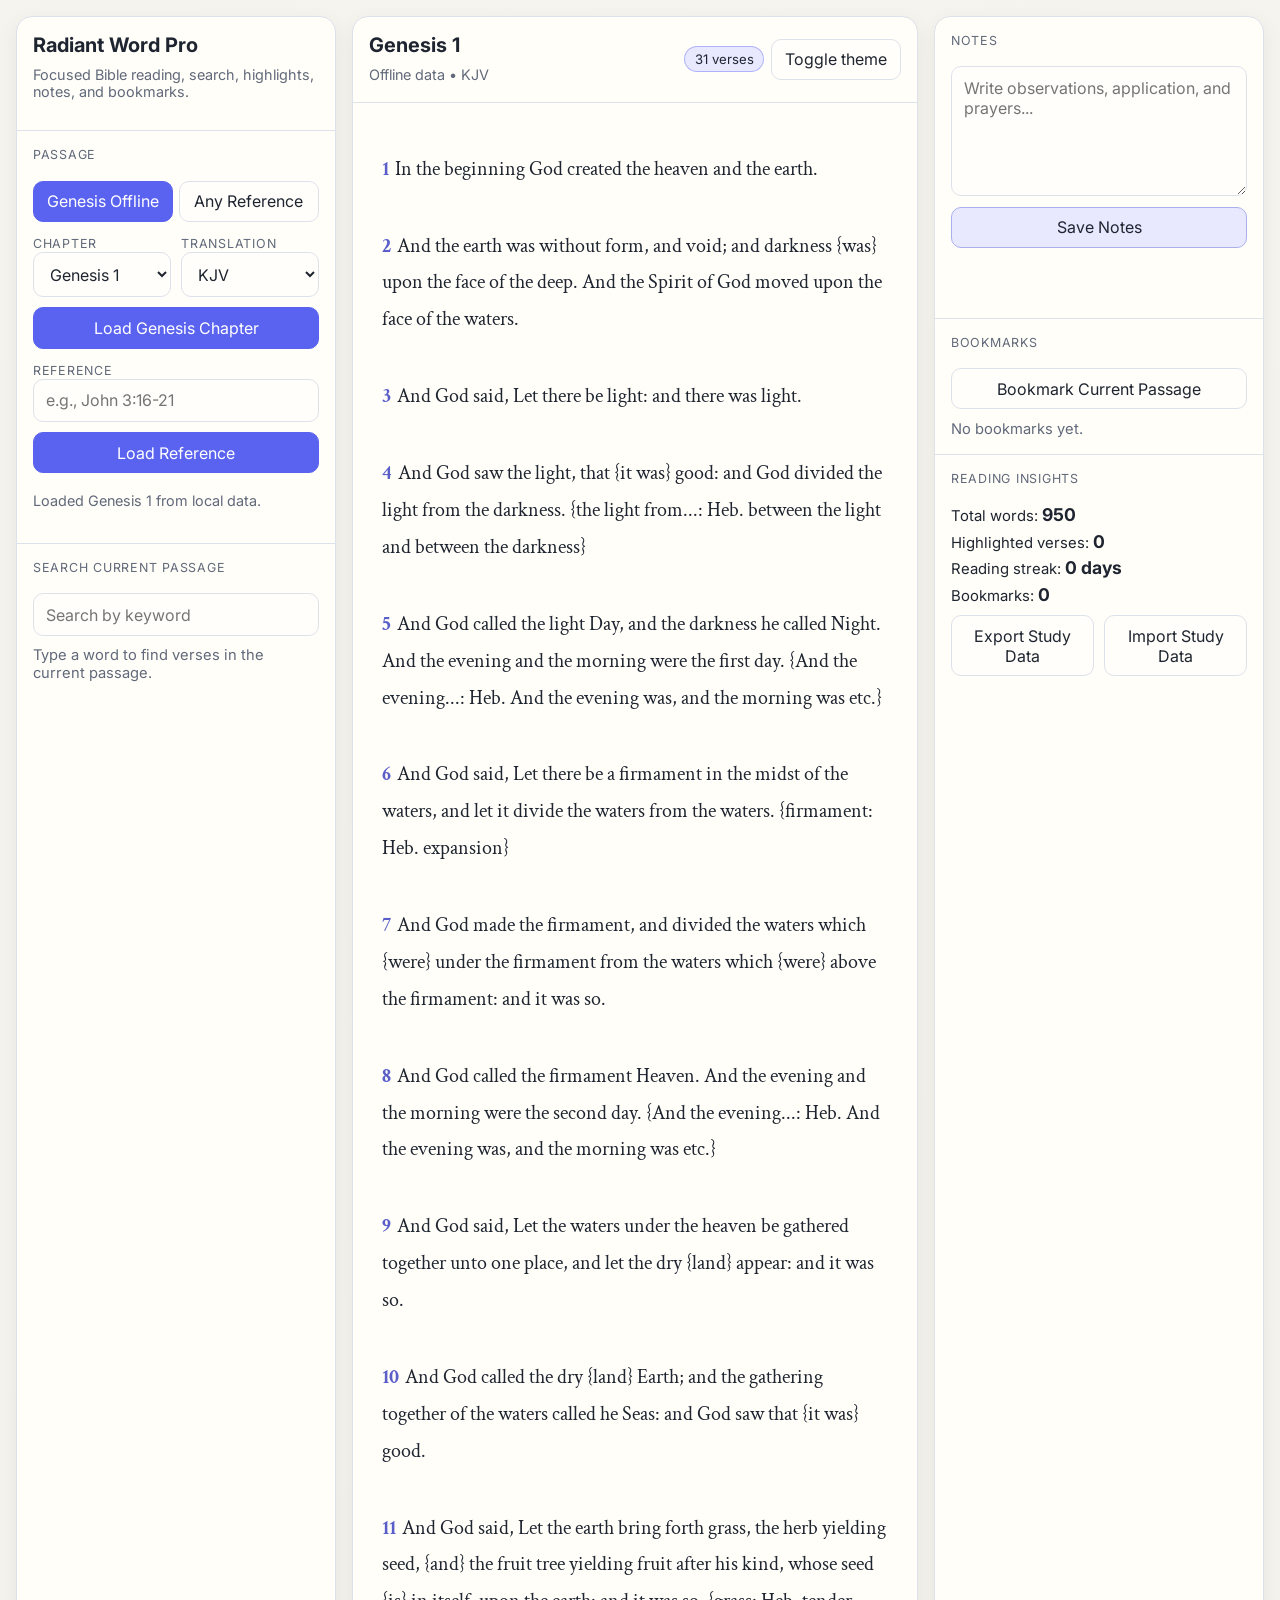
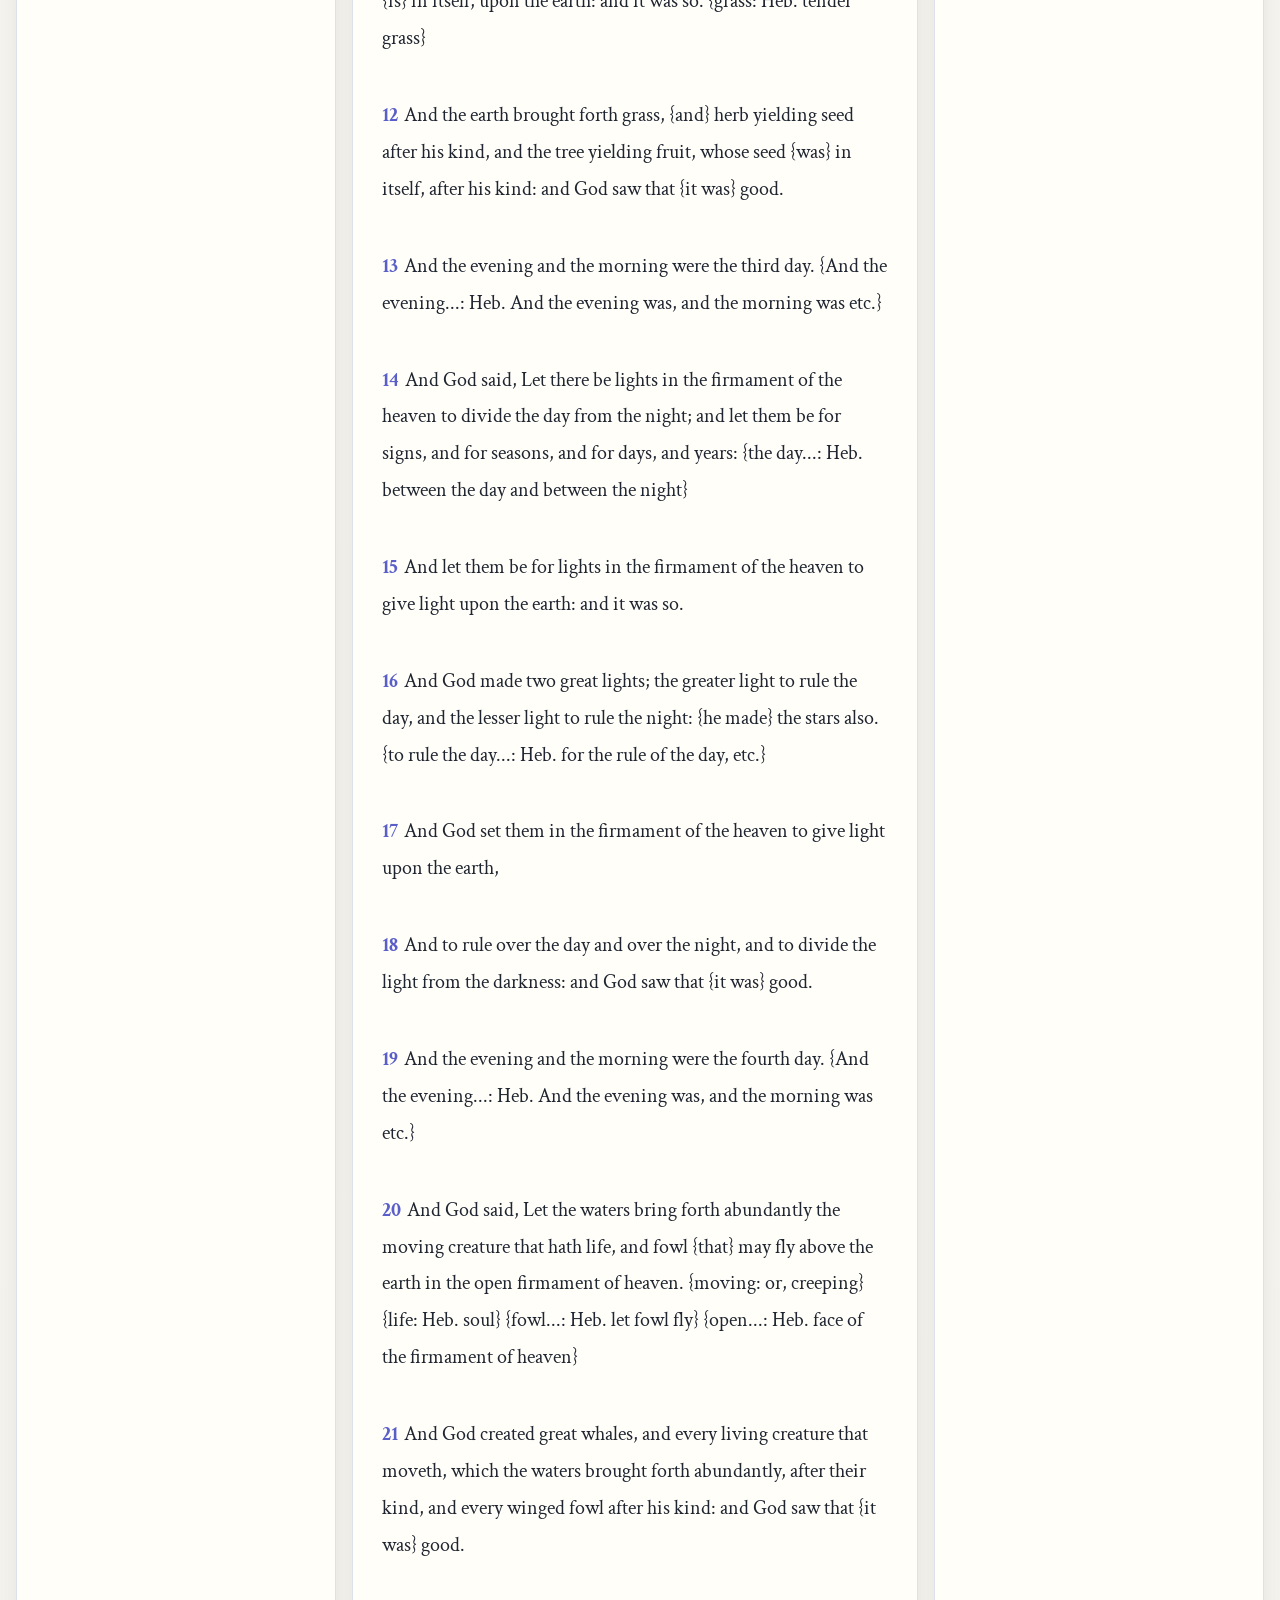
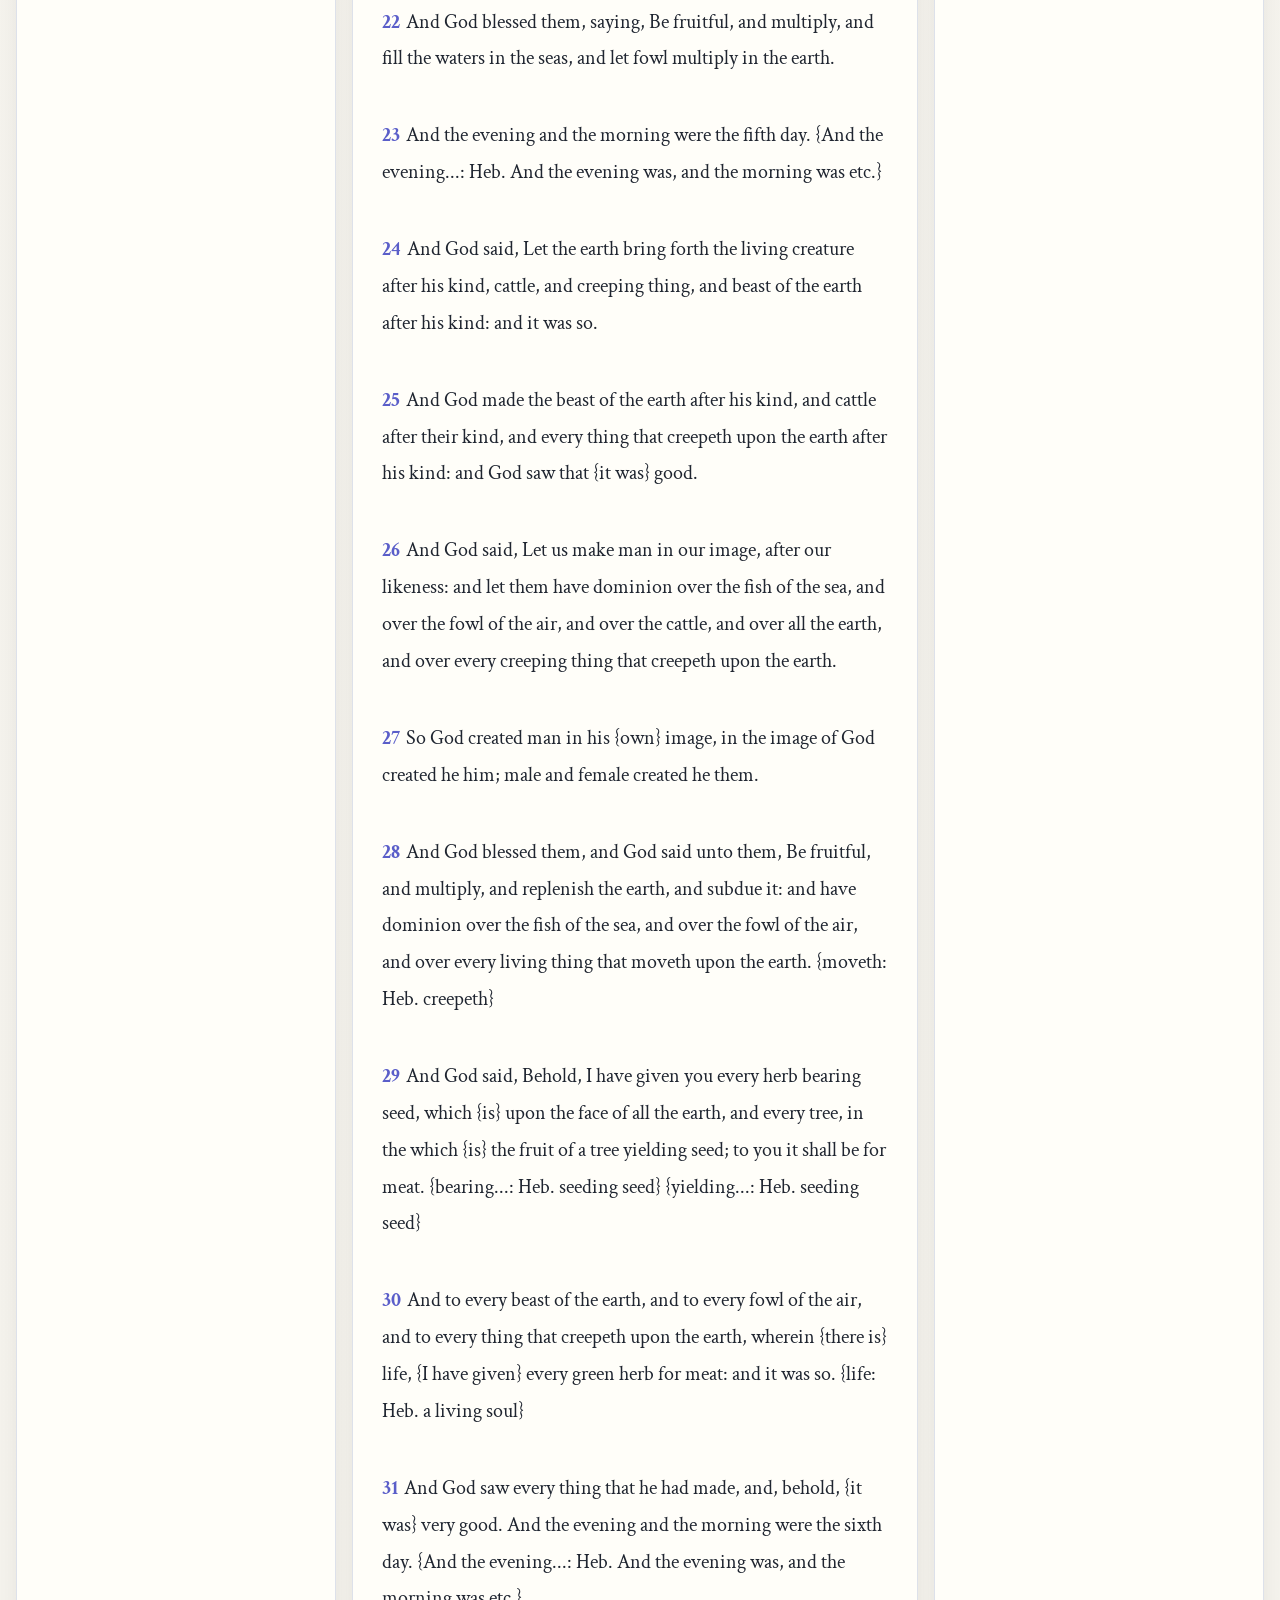
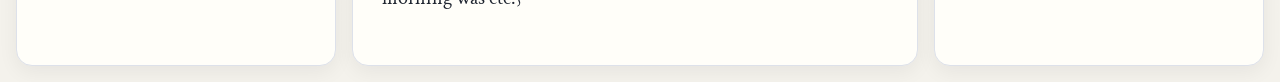
<file: index.html>
<!DOCTYPE html>
<html lang="en">
  <head>
    <meta charset="UTF-8" />
    <meta name="viewport" content="width=device-width, initial-scale=1.0" />
    <title>Radiant Word Pro</title>
    <link rel="preconnect" href="https://fonts.googleapis.com" />
    <link rel="preconnect" href="https://fonts.gstatic.com" crossorigin />
    <link
      href="https://fonts.googleapis.com/css2?family=Crimson+Text:wght@400;600;700&family=Inter:wght@400;500;600;700&display=swap"
      rel="stylesheet"
    />
    <style>
      :root {
        --bg: #f4f2ec;
        --surface: #fffef9;
        --ink: #1f2530;
        --muted: #61697a;
        --accent: #5a63f0;
        --accent-soft: #e8e9ff;
        --line: #dde1ea;
        --success: #277950;
        --warn: #b57922;
        --danger: #ad2f4f;
      }
      :root[data-theme='dark'] {
        --bg: #12151f;
        --surface: #1a1f2e;
        --ink: #f3f5fb;
        --muted: #b4bdd4;
        --accent: #96a4ff;
        --accent-soft: #2b3250;
        --line: #334063;
        --success: #5ad294;
        --warn: #f1bf72;
        --danger: #ff8ca5;
      }
      * { box-sizing: border-box; }
      body {
        margin: 0;
        min-height: 100vh;
        font-family: Inter, system-ui, -apple-system, Segoe UI, Roboto, Arial, sans-serif;
        color: var(--ink);
        background: radial-gradient(circle at top, color-mix(in srgb, var(--bg) 88%, #ffffff 12%), var(--bg));
      }
      .shell {
        display: grid;
        grid-template-columns: minmax(260px, 320px) minmax(0, 1fr) minmax(250px, 330px);
        min-height: 100vh;
        gap: 1rem;
        padding: 1rem;
      }
      .panel {
        background: var(--surface);
        border: 1px solid var(--line);
        border-radius: 16px;
        box-shadow: 0 6px 20px rgba(13, 21, 40, 0.06);
        overflow: hidden;
      }
      .left, .right { display: grid; align-content: start; }
      .section { padding: 1rem; border-bottom: 1px solid var(--line); }
      .section:last-child { border-bottom: 0; }
      .label {
        margin: 0 0 0.5rem;
        font-size: 0.78rem;
        text-transform: uppercase;
        letter-spacing: 0.06em;
        color: var(--muted);
      }
      h1 { margin: 0; font-size: 1.25rem; }
      .stack { display: grid; gap: 0.65rem; }
      .row { display: grid; grid-template-columns: 1fr 1fr; gap: 0.65rem; }
      input, select, button, textarea {
        font: inherit;
        color: inherit;
      }
      input, select, textarea {
        width: 100%;
        border: 1px solid var(--line);
        border-radius: 10px;
        background: color-mix(in srgb, var(--surface) 90%, #ffffff 10%);
        padding: 0.65rem 0.75rem;
      }
      textarea { min-height: 130px; resize: vertical; }
      .btn {
        border: 1px solid var(--line);
        background: color-mix(in srgb, var(--surface) 88%, #ffffff 12%);
        border-radius: 10px;
        padding: 0.6rem 0.8rem;
        cursor: pointer;
        transition: 160ms ease;
      }
      .btn:hover { border-color: var(--accent); }
      .btn.primary { background: var(--accent); color: #fff; border-color: var(--accent); }
      .btn.soft { background: var(--accent-soft); border-color: color-mix(in srgb, var(--accent) 40%, var(--line)); }
      .btn.full { width: 100%; }
      .tabs { display: flex; gap: 0.35rem; }
      .tab { flex: 1; }
      .tab.active { background: var(--accent); color: #fff; border-color: var(--accent); }
      .status { margin-top: 0.55rem; color: var(--muted); font-size: 0.9rem; min-height: 1.25rem; }
      .main { display: grid; grid-template-rows: auto 1fr; }
      .topbar {
        display: flex;
        justify-content: space-between;
        align-items: center;
        gap: 0.65rem;
        padding: 1rem;
        border-bottom: 1px solid var(--line);
      }
      .topbar h2 { margin: 0; font-size: 1.25rem; }
      .chip {
        background: var(--accent-soft);
        color: var(--ink);
        padding: 0.25rem 0.6rem;
        border-radius: 999px;
        font-size: 0.82rem;
        border: 1px solid color-mix(in srgb, var(--accent) 40%, transparent);
      }
      .passage {
        padding: 1.1rem;
        overflow: auto;
      }
      .verse {
        font-family: 'Crimson Text', Georgia, serif;
        font-size: clamp(1.08rem, 1.7vw, 1.28rem);
        line-height: 1.8;
        padding: 0.55rem 0.65rem;
        border-radius: 10px;
        border: 1px solid transparent;
        cursor: pointer;
      }
      .verse:hover { border-color: var(--line); background: color-mix(in srgb, var(--surface) 90%, #ffffff 10%); }
      .verse.highlight { background: color-mix(in srgb, var(--accent-soft) 78%, #fff 22%); border-color: color-mix(in srgb, var(--accent) 45%, var(--line)); }
      .verse-num { color: color-mix(in srgb, var(--accent) 80%, #5b4a2b 20%); margin-right: 0.4rem; font-weight: 700; }
      .list { display: grid; gap: 0.5rem; max-height: 200px; overflow: auto; }
      .card {
        border: 1px solid var(--line);
        border-radius: 10px;
        padding: 0.55rem 0.65rem;
        display: grid;
        gap: 0.2rem;
        background: color-mix(in srgb, var(--surface) 92%, #ffffff 8%);
      }
      .card .tiny { color: var(--muted); font-size: 0.82rem; }
      .link-btn {
        border: 0;
        background: transparent;
        color: var(--accent);
        cursor: pointer;
        padding: 0;
        text-align: left;
      }
      .kpi { display: grid; gap: 0.35rem; font-size: 0.93rem; }
      .kpi strong { font-size: 1.1rem; }
      .results-empty { color: var(--muted); font-size: 0.92rem; }

      @media (max-width: 1060px) {
        .shell { grid-template-columns: 1fr; }
        .panel { max-height: none; }
        .left, .right { order: 2; }
      }
    </style>
  </head>
  <body>
    <div class="shell">
      <aside class="panel left" aria-label="Study controls">
        <section class="section">
          <h1>Radiant Word Pro</h1>
          <p class="status">Focused Bible reading, search, highlights, notes, and bookmarks.</p>
        </section>
        <section class="section stack">
          <p class="label">Passage</p>
          <div class="tabs" role="tablist" aria-label="Load source">
            <button class="btn tab active" id="local-tab" type="button" role="tab" aria-selected="true">Genesis Offline</button>
            <button class="btn tab" id="remote-tab" type="button" role="tab" aria-selected="false">Any Reference</button>
          </div>
          <div id="local-controls" class="stack">
            <div class="row">
              <div>
                <label class="label" for="chapter-select">Chapter</label>
                <select id="chapter-select"></select>
              </div>
              <div>
                <label class="label" for="translation-select">Translation</label>
                <select id="translation-select">
                  <option value="kjv">KJV</option>
                  <option value="web">WEB</option>
                </select>
              </div>
            </div>
            <button class="btn primary full" id="load-local" type="button">Load Genesis Chapter</button>
          </div>
          <div id="remote-controls" class="stack" hidden>
            <div>
              <label class="label" for="reference-input">Reference</label>
              <input id="reference-input" placeholder="e.g., John 3:16-21" autocomplete="off" />
            </div>
            <button class="btn primary full" id="load-reference" type="button">Load Reference</button>
          </div>
          <p id="load-status" class="status" aria-live="polite"></p>
        </section>
        <section class="section stack">
          <p class="label">Search Current Passage</p>
          <input id="search-input" placeholder="Search by keyword" autocomplete="off" />
          <div id="search-results" class="list"></div>
        </section>
      </aside>

      <main class="panel main" aria-label="Bible reading area">
        <header class="topbar">
          <div>
            <h2 id="passage-title">Genesis 1</h2>
            <div class="status" id="passage-meta">Ready</div>
          </div>
          <div style="display:flex; gap:0.45rem; align-items:center;">
            <span class="chip" id="verse-count-chip">0 verses</span>
            <button class="btn" id="theme-toggle" type="button">Toggle theme</button>
          </div>
        </header>
        <section id="passage" class="passage"></section>
      </main>

      <aside class="panel right" aria-label="Study tools">
        <section class="section stack">
          <p class="label">Notes</p>
          <textarea id="notes" placeholder="Write observations, application, and prayers..."></textarea>
          <button class="btn soft" id="save-notes" type="button">Save Notes</button>
          <p id="notes-status" class="status"></p>
        </section>
        <section class="section stack">
          <p class="label">Bookmarks</p>
          <button class="btn" id="bookmark-current" type="button">Bookmark Current Passage</button>
          <div id="bookmarks" class="list"></div>
        </section>
        <section class="section stack">
          <p class="label">Reading insights</p>
          <div class="kpi" id="insights"></div>
          <div class="row">
            <button class="btn" id="export-data" type="button">Export Study Data</button>
            <button class="btn" id="import-data" type="button">Import Study Data</button>
          </div>
          <input id="import-file" type="file" accept="application/json" hidden />
        </section>
      </aside>
    </div>

    <script src="./genesis-data.js"></script>
    <script>
      (() => {
        if (typeof SCRIPTURE_DATA === "undefined" || !Array.isArray(SCRIPTURE_DATA.chapters)) {
          document.body.innerHTML = '<main style="padding:2rem;font-family:Inter,sans-serif;">Unable to load required scripture data.</main>';
          return;
        }

        const state = {
          source: 'local',
          translation: 'kjv',
          currentRef: 'Genesis 1',
          verses: [],
          highlights: loadJSON('rwp-highlights', {}),
          notes: loadJSON('rwp-notes', {}),
          bookmarks: loadJSON('rwp-bookmarks', []),
          streak: loadJSON('rwp-streak', { days: 0, lastRead: null }),
          activeChapter: 1,
        };

        const ui = {
          localTab: byId('local-tab'),
          remoteTab: byId('remote-tab'),
          localControls: byId('local-controls'),
          remoteControls: byId('remote-controls'),
          chapterSelect: byId('chapter-select'),
          translationSelect: byId('translation-select'),
          loadLocal: byId('load-local'),
          referenceInput: byId('reference-input'),
          loadReference: byId('load-reference'),
          loadStatus: byId('load-status'),
          passageTitle: byId('passage-title'),
          passageMeta: byId('passage-meta'),
          passage: byId('passage'),
          verseCountChip: byId('verse-count-chip'),
          searchInput: byId('search-input'),
          searchResults: byId('search-results'),
          notes: byId('notes'),
          saveNotes: byId('save-notes'),
          notesStatus: byId('notes-status'),
          bookmarkCurrent: byId('bookmark-current'),
          bookmarks: byId('bookmarks'),
          insights: byId('insights'),
          themeToggle: byId('theme-toggle'),
          exportData: byId('export-data'),
          importData: byId('import-data'),
          importFile: byId('import-file'),
        };

        const genesisChapters = SCRIPTURE_DATA.chapters;
        for (const chapter of genesisChapters) {
          const option = document.createElement('option');
          option.value = chapter.chapter;
          option.textContent = `Genesis ${chapter.chapter}`;
          ui.chapterSelect.append(option);
        }

        function byId(id) { return document.getElementById(id); }
        function loadJSON(key, fallback) {
          try {
            const raw = localStorage.getItem(key);
            return raw ? JSON.parse(raw) : fallback;
          } catch {
            return fallback;
          }
        }
        function persist() {
          localStorage.setItem('rwp-highlights', JSON.stringify(state.highlights));
          localStorage.setItem('rwp-notes', JSON.stringify(state.notes));
          localStorage.setItem('rwp-bookmarks', JSON.stringify(state.bookmarks));
          localStorage.setItem('rwp-streak', JSON.stringify(state.streak));
        }

        function markReadDay() {
          const today = new Date().toISOString().slice(0, 10);
          if (state.streak.lastRead === today) return;
          if (!state.streak.lastRead) {
            state.streak.days = 1;
          } else {
            const prev = new Date(state.streak.lastRead + 'T00:00:00Z');
            const now = new Date(today + 'T00:00:00Z');
            const diff = Math.round((now - prev) / 86400000);
            state.streak.days = diff === 1 ? state.streak.days + 1 : 1;
          }
          state.streak.lastRead = today;
          persist();
        }

        function setSource(source) {
          state.source = source;
          const local = source === 'local';
          ui.localControls.hidden = !local;
          ui.remoteControls.hidden = local;
          ui.localTab.classList.toggle('active', local);
          ui.remoteTab.classList.toggle('active', !local);
          ui.localTab.setAttribute('aria-selected', String(local));
          ui.remoteTab.setAttribute('aria-selected', String(!local));
          ui.loadStatus.textContent = local ? 'Offline Genesis mode is active.' : 'Use references like Psalm 23 or Romans 8:1-4.';
        }

        function renderPassage() {
          const ref = state.currentRef;
          const highlighted = state.highlights[ref] || [];
          ui.passage.innerHTML = '';
          for (const verse of state.verses) {
            const p = document.createElement('p');
            p.className = 'verse';
            if (highlighted.includes(verse.verse)) p.classList.add('highlight');
            p.dataset.verse = verse.verse;

            const num = document.createElement('span');
            num.className = 'verse-num';
            num.textContent = verse.verse;
            p.append(num, document.createTextNode(verse.text));
            ui.passage.append(p);
          }
          ui.verseCountChip.textContent = `${state.verses.length} verses`;
          ui.notes.value = state.notes[ref] || '';
          renderSearch(ui.searchInput.value.trim());
          renderInsights();
          markReadDay();
        }

        function renderSearch(query) {
          ui.searchResults.innerHTML = '';
          if (!query) {
            const empty = document.createElement('div');
            empty.className = 'results-empty';
            empty.textContent = 'Type a word to find verses in the current passage.';
            ui.searchResults.append(empty);
            return;
          }
          const needle = query.toLowerCase();
          const matches = state.verses.filter(v => v.text.toLowerCase().includes(needle));
          if (!matches.length) {
            const empty = document.createElement('div');
            empty.className = 'results-empty';
            empty.textContent = 'No matching verses found.';
            ui.searchResults.append(empty);
            return;
          }
          for (const m of matches) {
            const card = document.createElement('div');
            card.className = 'card';
            const jump = document.createElement('button');
            jump.type = 'button';
            jump.className = 'link-btn';
            jump.textContent = `${state.currentRef} v${m.verse}`;
            jump.addEventListener('click', () => {
              const el = ui.passage.querySelector(`[data-verse="${m.verse}"]`);
              if (el) el.scrollIntoView({ behavior: 'smooth', block: 'center' });
            });
            const snippet = document.createElement('div');
            snippet.className = 'tiny';
            snippet.textContent = m.text;
            card.append(jump, snippet);
            ui.searchResults.append(card);
          }
        }

        function renderBookmarks() {
          ui.bookmarks.innerHTML = '';
          if (!state.bookmarks.length) {
            const p = document.createElement('div');
            p.className = 'results-empty';
            p.textContent = 'No bookmarks yet.';
            ui.bookmarks.append(p);
            return;
          }
          state.bookmarks.forEach((bookmark, index) => {
            const card = document.createElement('div');
            card.className = 'card';
            const open = document.createElement('button');
            open.type = 'button';
            open.className = 'link-btn';
            open.textContent = bookmark.ref;
            open.addEventListener('click', () => loadReference(bookmark.ref, bookmark.translation));
            const tiny = document.createElement('div');
            tiny.className = 'tiny';
            tiny.textContent = `Saved ${new Date(bookmark.savedAt).toLocaleString()}`;
            const remove = document.createElement('button');
            remove.type = 'button';
            remove.className = 'btn';
            remove.textContent = 'Remove';
            remove.addEventListener('click', () => {
              state.bookmarks.splice(index, 1);
              persist();
              renderBookmarks();
            });
            card.append(open, tiny, remove);
            ui.bookmarks.append(card);
          });
        }

        function renderInsights() {
          const words = state.verses.reduce((sum, v) => sum + v.text.split(/\s+/).filter(Boolean).length, 0);
          const highlighted = (state.highlights[state.currentRef] || []).length;
          ui.insights.innerHTML = `
            <div>Total words: <strong>${words.toLocaleString()}</strong></div>
            <div>Highlighted verses: <strong>${highlighted}</strong></div>
            <div>Reading streak: <strong>${state.streak.days} day${state.streak.days === 1 ? '' : 's'}</strong></div>
            <div>Bookmarks: <strong>${state.bookmarks.length}</strong></div>
          `;
        }

        async function loadGenesisChapter(chapterNumber) {
          const chapter = genesisChapters.find(c => c.chapter === Number(chapterNumber));
          if (!chapter) {
            ui.loadStatus.textContent = 'Chapter could not be found.';
            return;
          }
          state.currentRef = `Genesis ${chapter.chapter}`;
          state.verses = chapter.verses;
          ui.passageTitle.textContent = state.currentRef;
          ui.passageMeta.textContent = `Offline data • ${state.translation.toUpperCase()}`;
          ui.loadStatus.textContent = `Loaded ${state.currentRef} from local data.`;
          renderPassage();
          persist();
        }

        async function loadReference(reference, translation = state.translation) {
          const ref = reference.trim();
          if (!ref) {
            ui.loadStatus.textContent = 'Enter a valid reference first.';
            return;
          }
          ui.loadStatus.textContent = 'Loading passage…';
          try {
            const url = `/api/passage?reference=${encodeURIComponent(ref)}&translation=${encodeURIComponent(translation)}`;
            const res = await fetch(url);
            if (!res.ok) throw new Error(`HTTP ${res.status}`);
            const data = await res.json();
            if (!data.verses || !Array.isArray(data.verses) || !data.verses.length) {
              throw new Error('No verse data received');
            }
            state.currentRef = data.reference || ref;
            state.translation = translation;
            state.verses = data.verses.map(v => ({ verse: Number(v.verse), text: v.text.trim() }));
            ui.passageTitle.textContent = state.currentRef;
            ui.passageMeta.textContent = `API source • ${translation.toUpperCase()}`;
            ui.loadStatus.textContent = `Loaded ${state.currentRef}.`;
            renderPassage();
            persist();
          } catch (error) {
            ui.loadStatus.textContent = `Unable to load reference. ${error.message}`;
          }
        }

        ui.localTab.addEventListener('click', () => setSource('local'));
        ui.remoteTab.addEventListener('click', () => setSource('remote'));

        ui.loadLocal.addEventListener('click', () => {
          state.translation = ui.translationSelect.value;
          state.activeChapter = Number(ui.chapterSelect.value || 1);
          loadGenesisChapter(state.activeChapter);
        });

        ui.loadReference.addEventListener('click', () => {
          state.translation = ui.translationSelect.value;
          loadReference(ui.referenceInput.value, state.translation);
        });

        ui.searchInput.addEventListener('input', (e) => renderSearch(e.target.value.trim()));

        ui.passage.addEventListener('click', (event) => {
          const verse = event.target.closest('.verse');
          if (!verse) return;
          const verseNum = Number(verse.dataset.verse);
          const key = state.currentRef;
          state.highlights[key] = state.highlights[key] || [];
          const idx = state.highlights[key].indexOf(verseNum);
          if (idx >= 0) {
            state.highlights[key].splice(idx, 1);
            verse.classList.remove('highlight');
          } else {
            state.highlights[key].push(verseNum);
            verse.classList.add('highlight');
          }
          persist();
          renderInsights();
        });

        ui.saveNotes.addEventListener('click', () => {
          state.notes[state.currentRef] = ui.notes.value.trim();
          persist();
          ui.notesStatus.textContent = `Saved notes for ${state.currentRef} at ${new Date().toLocaleTimeString()}.`;
        });

        ui.bookmarkCurrent.addEventListener('click', () => {
          const exists = state.bookmarks.some(b => b.ref === state.currentRef && b.translation === state.translation);
          if (exists) {
            ui.loadStatus.textContent = 'That passage is already bookmarked.';
            return;
          }
          state.bookmarks.unshift({
            ref: state.currentRef,
            translation: state.translation,
            savedAt: Date.now(),
          });
          if (state.bookmarks.length > 50) state.bookmarks.length = 50;
          persist();
          renderBookmarks();
          renderInsights();
          ui.loadStatus.textContent = `Bookmarked ${state.currentRef}.`;
        });

        ui.themeToggle.addEventListener('click', () => {
          const root = document.documentElement;
          const next = root.dataset.theme === 'dark' ? 'light' : 'dark';
          if (next === 'light') {
            delete root.dataset.theme;
          } else {
            root.dataset.theme = 'dark';
          }
          localStorage.setItem('rwp-theme', next);
        });

        ui.exportData.addEventListener('click', () => {
          const payload = {
            exportedAt: new Date().toISOString(),
            highlights: state.highlights,
            notes: state.notes,
            bookmarks: state.bookmarks,
            streak: state.streak,
          };
          const blob = new Blob([JSON.stringify(payload, null, 2)], { type: 'application/json' });
          const url = URL.createObjectURL(blob);
          const a = document.createElement('a');
          a.href = url;
          a.download = 'radiant-word-pro-study-data.json';
          a.click();
          URL.revokeObjectURL(url);
          ui.loadStatus.textContent = 'Exported study data.';
        });

        ui.importData.addEventListener('click', () => ui.importFile.click());
        ui.importFile.addEventListener('change', async () => {
          const file = ui.importFile.files?.[0];
          if (!file) return;
          try {
            const text = await file.text();
            const parsed = JSON.parse(text);
            state.highlights = parsed.highlights || {};
            state.notes = parsed.notes || {};
            state.bookmarks = Array.isArray(parsed.bookmarks) ? parsed.bookmarks : [];
            state.streak = parsed.streak || { days: 0, lastRead: null };
            persist();
            renderPassage();
            renderBookmarks();
            ui.loadStatus.textContent = 'Imported study data successfully.';
          } catch {
            ui.loadStatus.textContent = 'Import failed. Please use a valid export JSON file.';
          } finally {
            ui.importFile.value = '';
          }
        });

        const savedTheme = localStorage.getItem('rwp-theme');
        if (savedTheme === 'dark') document.documentElement.dataset.theme = 'dark';

        renderBookmarks();
        setSource('local');
        ui.chapterSelect.value = String(state.activeChapter);
        loadGenesisChapter(state.activeChapter);
      })();
    </script>
  </body>
</html>
</file>
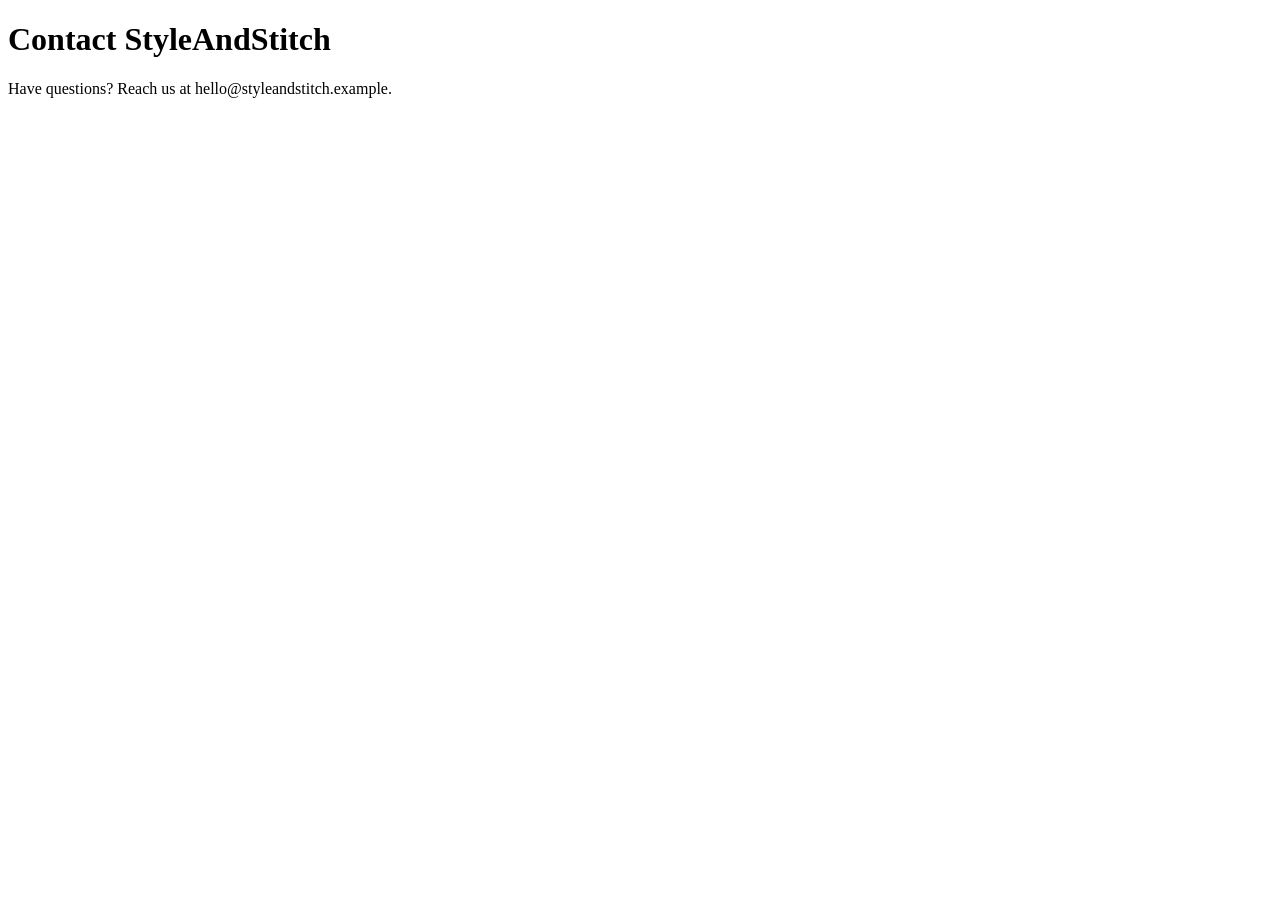
<file: contact.html>
<!doctype html>
<html lang="en">
  <head>
    <meta charset="UTF-8" />
    <meta name="viewport" content="width=device-width, initial-scale=1.0" />
    <title>Contact | StyleAndStitch</title>
  </head>
  <body>
    <main>
      <h1>Contact StyleAndStitch</h1>
      <p>Have questions? Reach us at hello@styleandstitch.example.</p>
    </main>
  </body>
</html>
</file>
